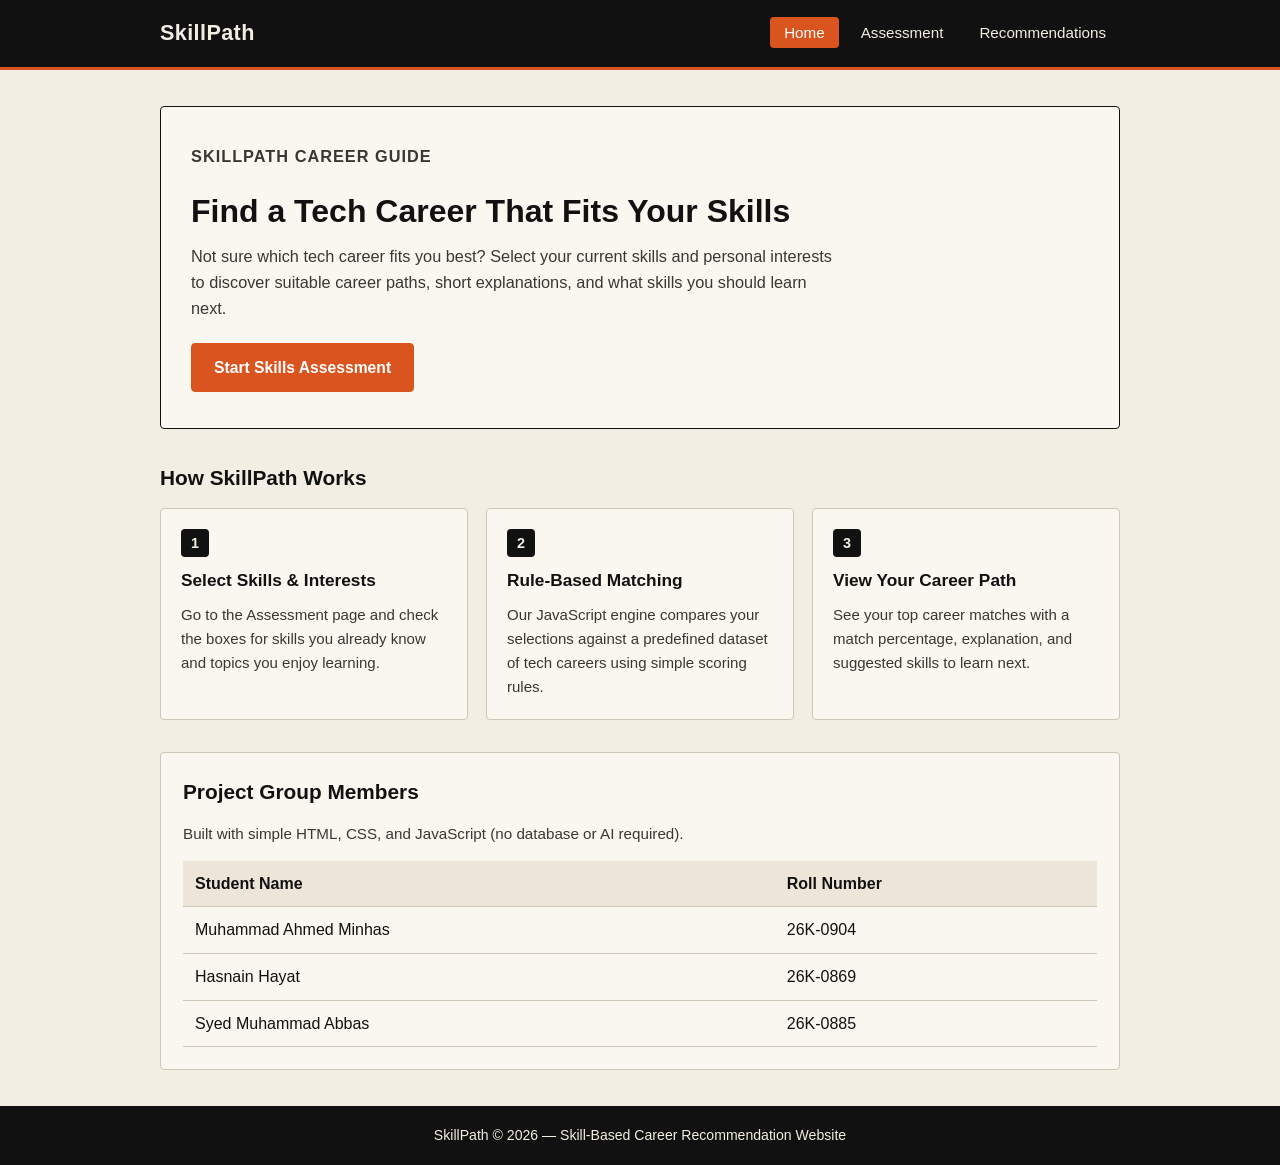
<file: index.html>
<!DOCTYPE html>
<html lang="en">
<head>
  <meta charset="UTF-8" />
  <meta name="viewport" content="width=device-width, initial-scale=1.0" />
  <title>SkillPath — Home</title>
  <!-- Shared stylesheet for all 3 pages -->
  <link rel="stylesheet" href="style.css" />
</head>
<body>

  <!-- Top Navigation Bar -->
  <header class="navbar">
    <div class="container nav-content">
      <a href="index.html" class="logo">SkillPath</a>
      <ul class="nav-links">
        <li><a href="index.html" class="active">Home</a></li>
        <li><a href="assessment.html">Assessment</a></li>
        <li><a href="results.html">Recommendations</a></li>
      </ul>
    </div>
  </header>

  <!-- Main Page Content -->
  <main class="container">

    <!-- Welcome Hero Section -->
    <section class="hero">
      <p class="hero-kicker">SkillPath Career Guide</p>
      <h1>Find a Tech Career That Fits Your Skills</h1>
      <p>
        Not sure which tech career fits you best? Select your current skills and
        personal interests to discover suitable career paths, short explanations,
        and what skills you should learn next.
      </p>
      <a href="assessment.html" class="btn btn-primary">Start Skills Assessment</a>
    </section>

    <!-- 3-Step Overview Section -->
    <h2 class="section-title">How SkillPath Works</h2>
    <section class="grid-3">
      <div class="card">
        <span class="step-number">1</span>
        <h3>Select Skills &amp; Interests</h3>
        <p>
          Go to the Assessment page and check the boxes for skills you already
          know and topics you enjoy learning.
        </p>
      </div>

      <div class="card">
        <span class="step-number">2</span>
        <h3>Rule-Based Matching</h3>
        <p>
          Our JavaScript engine compares your selections against a predefined
          dataset of tech careers using simple scoring rules.
        </p>
      </div>

      <div class="card">
        <span class="step-number">3</span>
        <h3>View Your Career Path</h3>
        <p>
          See your top career matches with a match percentage, explanation, and
          suggested skills to learn next.
        </p>
      </div>
    </section>

    <!-- Group Members Table (from Project Proposal) -->
    <section class="team-card">
      <h2 class="section-title">Project Group Members</h2>
      <p>Built with simple HTML, CSS, and JavaScript (no database or AI required).</p>
      <table class="team-table">
        <thead>
          <tr>
            <th>Student Name</th>
            <th>Roll Number</th>
          </tr>
        </thead>
        <tbody>
          <tr>
            <td>Muhammad Ahmed Minhas</td>
            <td>26K-0904</td>
          </tr>
          <tr>
            <td>Hasnain Hayat</td>
            <td>26K-0869</td>
          </tr>
          <tr>
            <td>Syed Muhammad Abbas</td>
            <td>26K-0885</td>
          </tr>
        </tbody>
      </table>
    </section>

  </main>

  <!-- Footer -->
  <footer class="footer">
    <div class="container">
      <p>SkillPath &copy; 2026 — Skill-Based Career Recommendation Website</p>
    </div>
  </footer>

</body>
</html>
</file>
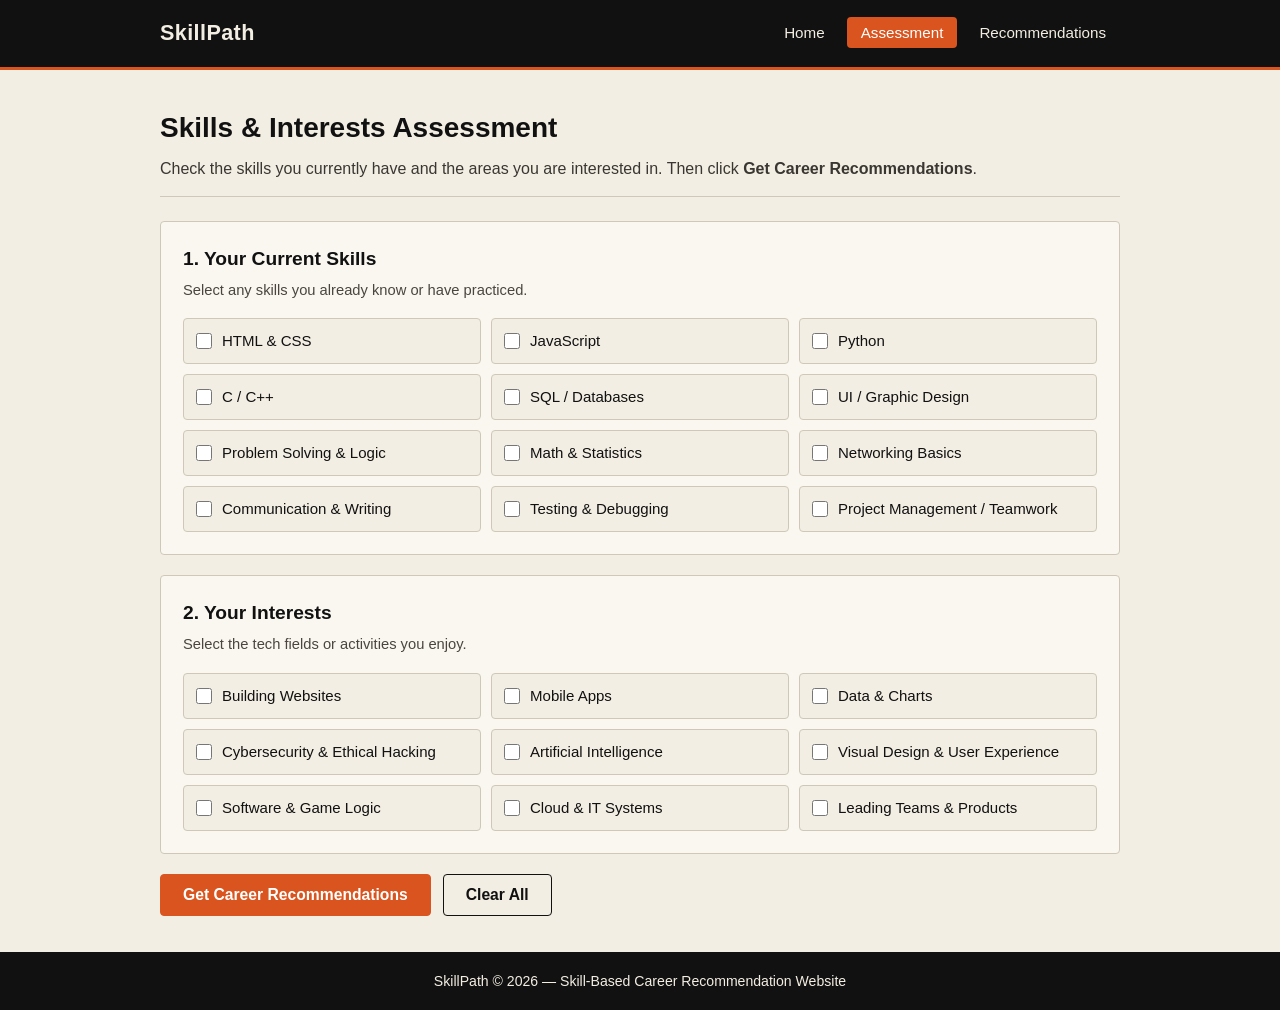
<file: assessment.html>
<!DOCTYPE html>
<html lang="en">
<head>
  <meta charset="UTF-8" />
  <meta name="viewport" content="width=device-width, initial-scale=1.0" />
  <title>SkillPath — Skills Assessment</title>
  <link rel="stylesheet" href="style.css" />
</head>
<body>

  <!-- Top Navigation Bar -->
  <header class="navbar">
    <div class="container nav-content">
      <a href="index.html" class="logo">SkillPath</a>
      <ul class="nav-links">
        <li><a href="index.html">Home</a></li>
        <li><a href="assessment.html" class="active">Assessment</a></li>
        <li><a href="results.html">Recommendations</a></li>
      </ul>
    </div>
  </header>

  <!-- Main Assessment Form -->
  <main class="container">
    <div class="page-header">
      <h1>Skills &amp; Interests Assessment</h1>
      <p>
        Check the skills you currently have and the areas you are interested in.
        Then click <strong>Get Career Recommendations</strong>.
      </p>
    </div>

    <!-- Validation Error Message (hidden by default) -->
    <div id="errorBox" class="error-message">
      Please select at least one skill or interest before continuing.
    </div>

    <form id="assessmentForm">
      <!-- Section 1: Skills Checkboxes (filled automatically by script.js using data.js) -->
      <section class="assessment-box">
        <h2>1. Your Current Skills</h2>
        <p class="assessment-hint">Select any skills you already know or have practiced.</p>
        <div id="skillsContainer" class="checkbox-grid"></div>
      </section>

      <!-- Section 2: Interests Checkboxes (filled automatically by script.js using data.js) -->
      <section class="assessment-box">
        <h2>2. Your Interests</h2>
        <p class="assessment-hint">Select the tech fields or activities you enjoy.</p>
        <div id="interestsContainer" class="checkbox-grid"></div>
      </section>

      <!-- Action Buttons -->
      <div class="form-actions">
        <button type="submit" class="btn btn-primary">Get Career Recommendations</button>
        <button type="button" id="clearBtn" class="btn btn-secondary">Clear All</button>
      </div>
    </form>
  </main>

  <!-- Footer -->
  <footer class="footer">
    <div class="container">
      <p>SkillPath &copy; 2026 — Skill-Based Career Recommendation Website</p>
    </div>
  </footer>

  <!-- Load dataset first, then load script logic -->
  <script src="data.js"></script>
  <script src="script.js"></script>
</body>
</html>
</file>
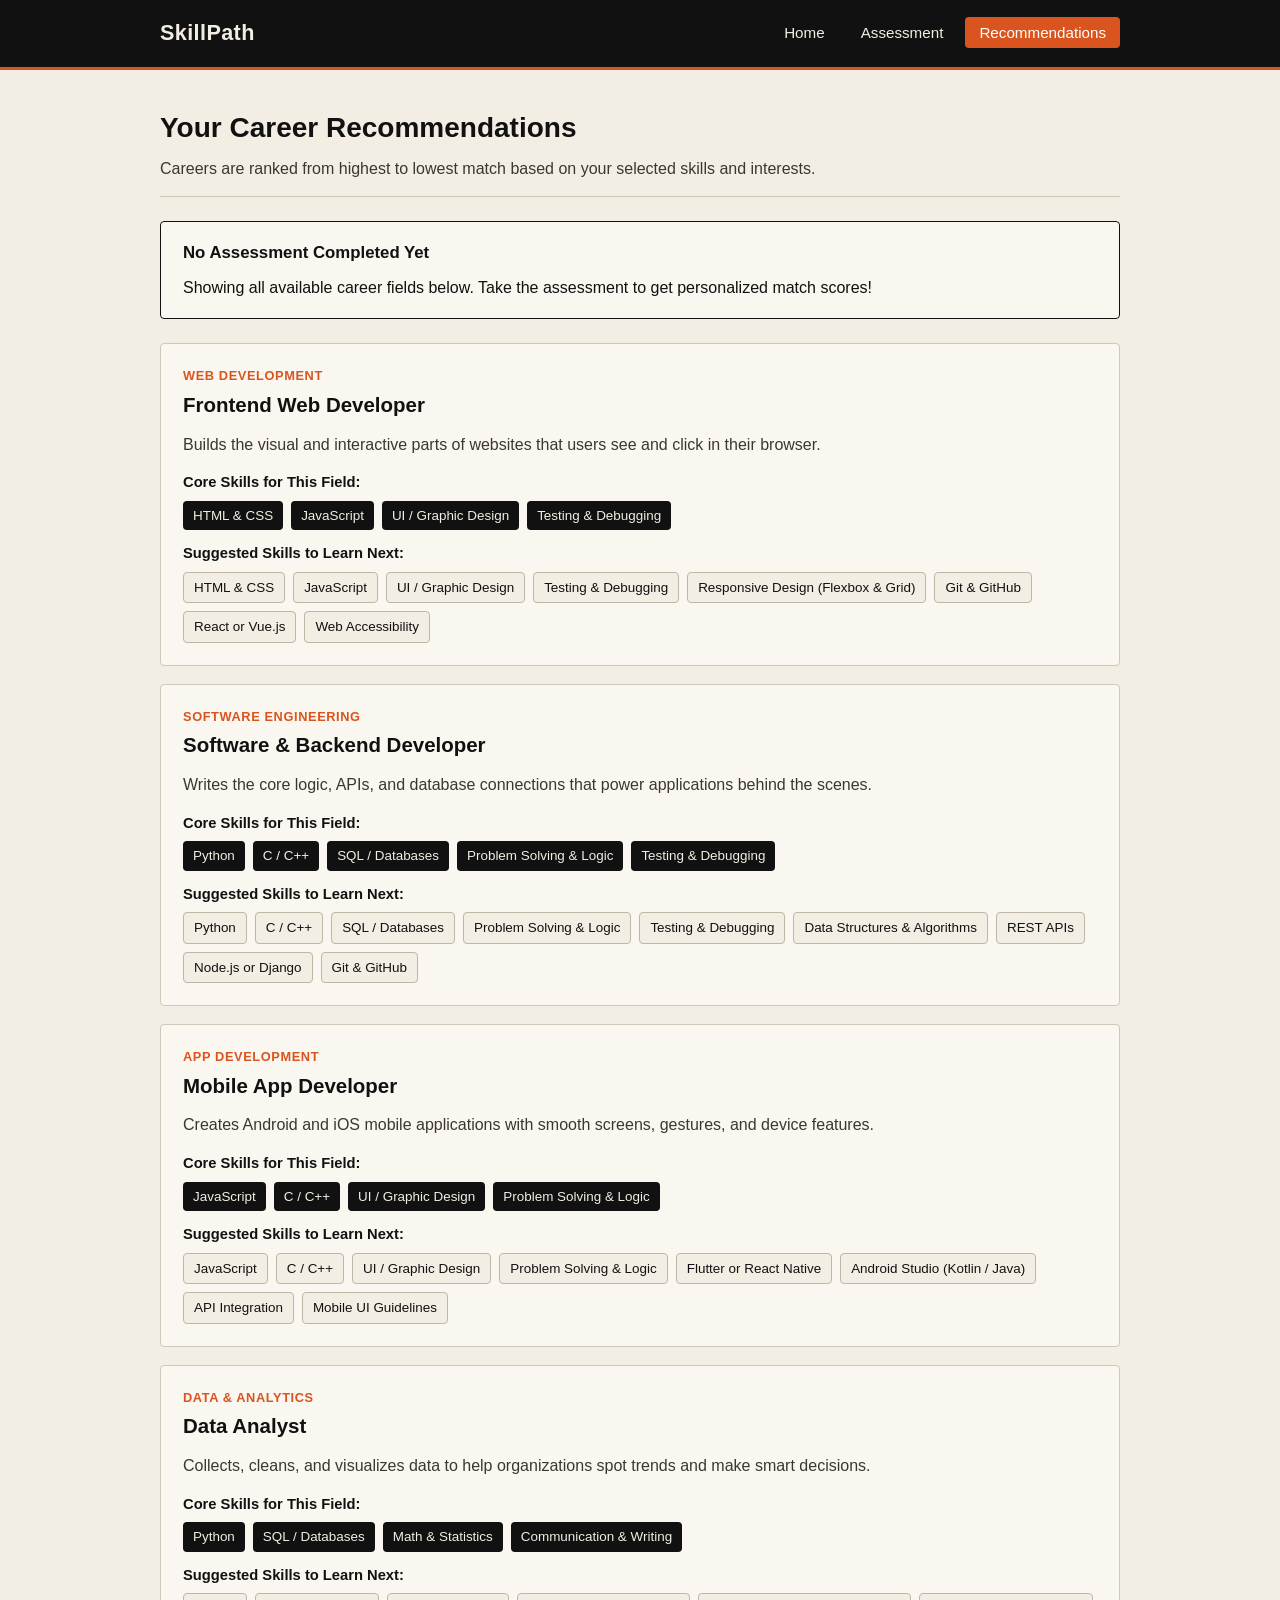
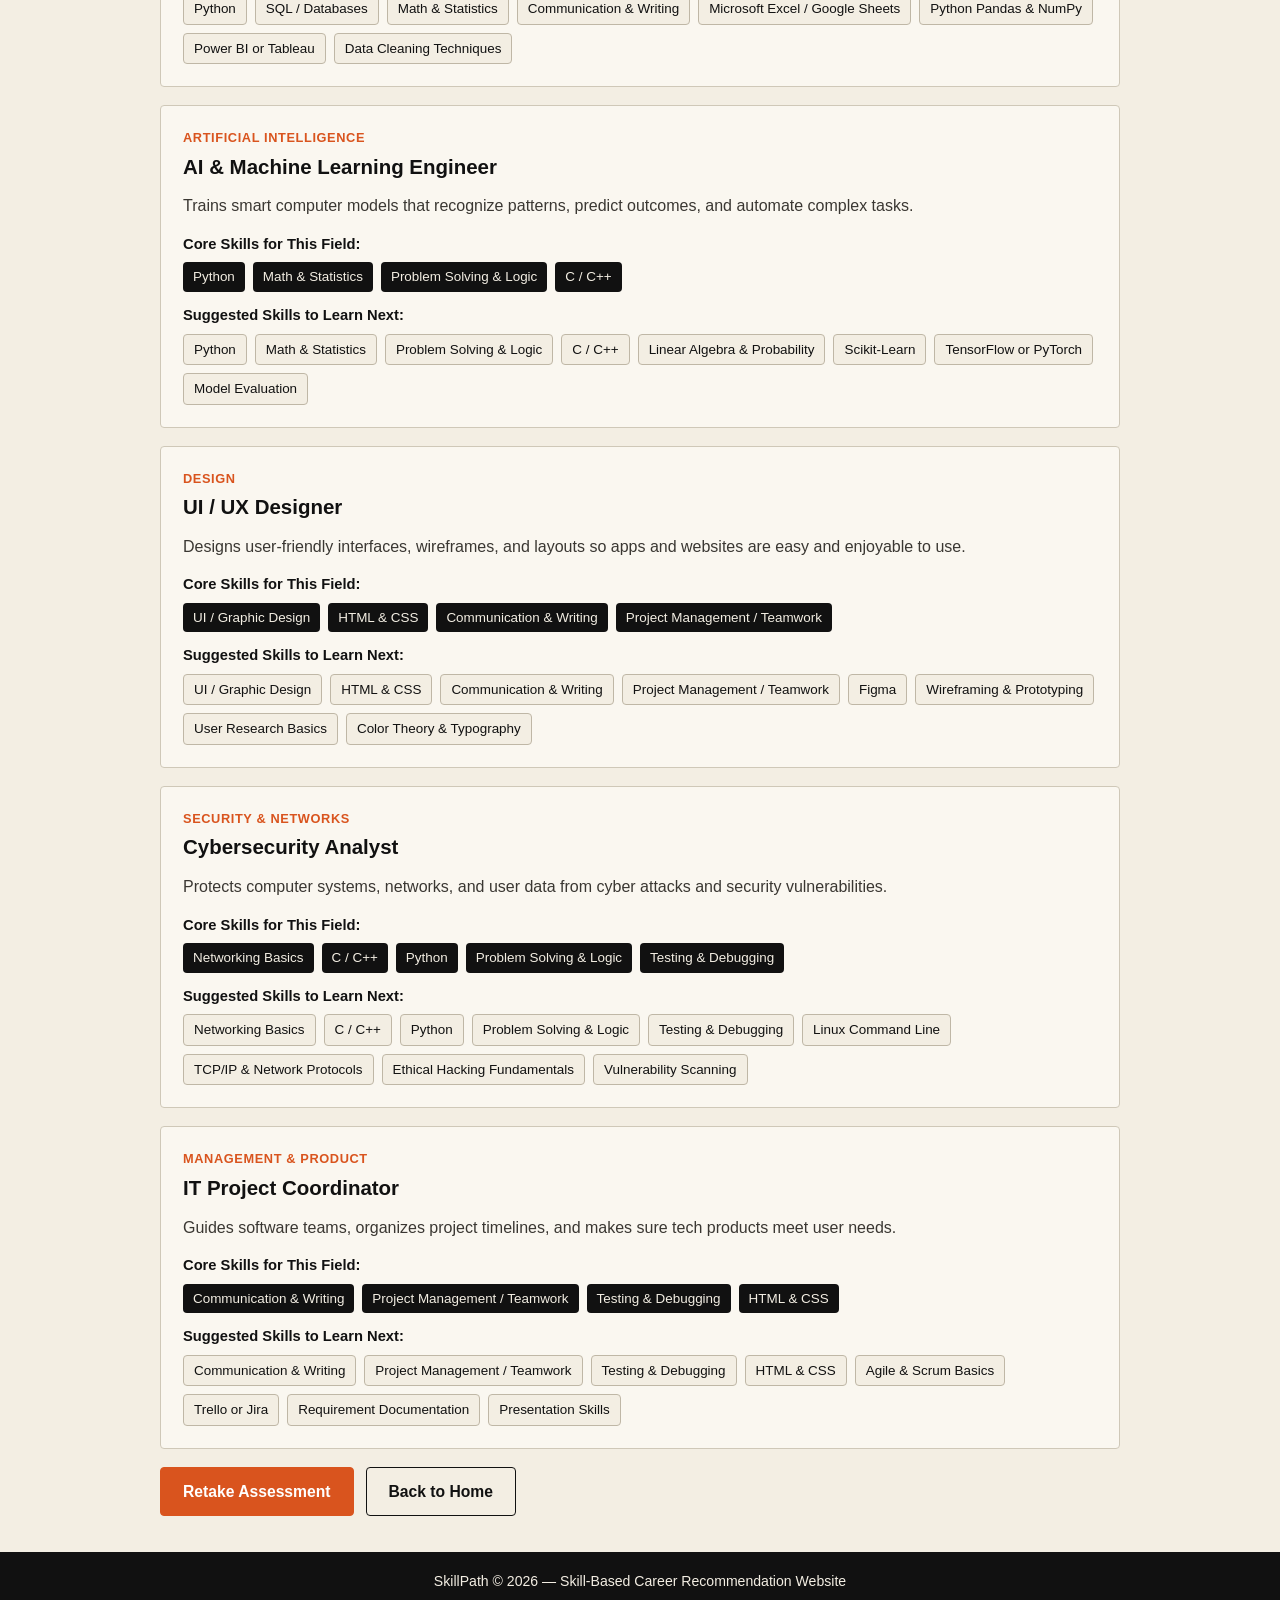
<file: results.html>
<!DOCTYPE html>
<html lang="en">
<head>
  <meta charset="UTF-8" />
  <meta name="viewport" content="width=device-width, initial-scale=1.0" />
  <title>SkillPath — Career Recommendations</title>
  <link rel="stylesheet" href="style.css" />
</head>
<body>

  <!-- Top Navigation Bar -->
  <header class="navbar">
    <div class="container nav-content">
      <a href="index.html" class="logo">SkillPath</a>
      <ul class="nav-links">
        <li><a href="index.html">Home</a></li>
        <li><a href="assessment.html">Assessment</a></li>
        <li><a href="results.html" class="active">Recommendations</a></li>
      </ul>
    </div>
  </header>

  <!-- Main Recommendations Section -->
  <main class="container">
    <div class="page-header">
      <h1>Your Career Recommendations</h1>
      <p>
        Careers are ranked from highest to lowest match based on your selected
        skills and interests.
      </p>
    </div>

    <!-- Summary of what the user selected (filled by script.js) -->
    <section id="summaryBanner" class="summary-banner"></section>

    <!-- Recommended career cards appear here (filled by script.js) -->
    <section id="resultsContainer"></section>

    <!-- Navigation Buttons -->
    <div class="form-actions">
      <a href="assessment.html" class="btn btn-primary">Retake Assessment</a>
      <a href="index.html" class="btn btn-secondary">Back to Home</a>
    </div>
  </main>

  <!-- Footer -->
  <footer class="footer">
    <div class="container">
      <p>SkillPath &copy; 2026 — Skill-Based Career Recommendation Website</p>
    </div>
  </footer>

  <!-- Load dataset first, then load script logic -->
  <script src="data.js"></script>
  <script src="script.js"></script>
</body>
</html>
</file>
<file: style.css>
/* 1. Reset & Base Typography */
* {
  box-sizing: border-box;
  margin: 0;
  padding: 0;
}

body {
  font-family: "Segoe UI", Arial, sans-serif;
  background-color: #F3EEE3;
  color: #111111;
  line-height: 1.6;
  min-height: 100vh;
  display: flex;
  flex-direction: column;
}

/* Main centered container */
.container {
  width: 90%;
  max-width: 960px;
  margin: 0 auto;
}

/* 2. Navigation Bar */
.navbar {
  background-color: #111111;
  color: #F3EEE3;
  padding: 16px 0;
  border-bottom: 3px solid #D9541E;
}

.nav-content {
  display: flex;
  justify-content: space-between;
  align-items: center;
  flex-wrap: wrap;
  gap: 12px;
}

.logo {
  font-size: 1.35rem;
  font-weight: 700;
  color: #F3EEE3;
  text-decoration: none;
  letter-spacing: 0.4px;
}

.nav-links {
  list-style: none;
  display: flex;
  gap: 8px;
}

.nav-links a {
  color: #F3EEE3;
  text-decoration: none;
  padding: 7px 14px;
  border-radius: 4px;
  font-weight: 500;
  font-size: 0.95rem;
}

.nav-links a:hover {
  background-color: #2A2A2A;
}

.nav-links a.active {
  background-color: #D9541E;
  color: #FFFFFF;
}

/* 3. Main Content Area */
main {
  flex: 1;
  padding: 36px 0;
}

/* 4. Hero & Page Headers */
.hero {
  background-color: #FAF7F0;
  border: 1px solid #111111;
  border-radius: 4px;
  padding: 36px 30px;
  margin-bottom: 32px;
}

.hero-kicker {
  font-size: 0.85rem;
  font-weight: 700;
  text-transform: uppercase;
  letter-spacing: 1px;
  color: #D9541E;
  margin-bottom: 8px;
}

.hero h1 {
  font-size: 2rem;
  color: #111111;
  margin-bottom: 12px;
  line-height: 1.25;
}

.hero p {
  font-size: 1.02rem;
  color: #3A3732;
  max-width: 650px;
  margin-bottom: 22px;
}

.page-header {
  margin-bottom: 24px;
  padding-bottom: 14px;
  border-bottom: 1px solid #CFC8B8;
}

.page-header h1 {
  font-size: 1.75rem;
  color: #111111;
  margin-bottom: 6px;
}

.page-header p {
  color: #3A3732;
}

/* 5. Buttons */
.btn {
  display: inline-block;
  padding: 11px 22px;
  border-radius: 4px;
  font-size: 0.98rem;
  font-weight: 600;
  text-decoration: none;
  cursor: pointer;
  border: 1px solid transparent;
}

.btn-primary {
  background-color: #D9541E;
  color: #FFFFFF;
  border-color: #D9541E;
}

.btn-primary:hover {
  background-color: #B84315;
  border-color: #B84315;
}

.btn-secondary {
  background-color: transparent;
  color: #111111;
  border-color: #111111;
}

.btn-secondary:hover {
  background-color: #E7E0D1;
}

/* 6. Grid & Simple Cards */
.section-title {
  font-size: 1.3rem;
  color: #111111;
  margin-bottom: 14px;
}

.grid-3 {
  display: grid;
  grid-template-columns: repeat(3, 1fr);
  gap: 18px;
  margin-bottom: 32px;
}

.card {
  background-color: #FAF7F0;
  border: 1px solid #CFC8B8;
  border-radius: 4px;
  padding: 20px;
}

.card h3 {
  font-size: 1.08rem;
  color: #111111;
  margin-bottom: 8px;
}

.card p {
  color: #3A3732;
  font-size: 0.94rem;
}

.step-number {
  display: inline-block;
  width: 28px;
  height: 28px;
  line-height: 28px;
  text-align: center;
  background-color: #111111;
  color: #F3EEE3;
  font-weight: 700;
  font-size: 0.9rem;
  border-radius: 4px;
  margin-bottom: 10px;
}

/* Group Members Table on Home Page */
.team-card {
  background-color: #FAF7F0;
  border: 1px solid #CFC8B8;
  border-radius: 4px;
  padding: 22px;
}

.team-card p {
  color: #3A3732;
  font-size: 0.95rem;
}

.team-table {
  width: 100%;
  border-collapse: collapse;
  margin-top: 14px;
}

.team-table th,
.team-table td {
  text-align: left;
  padding: 10px 12px;
  border-bottom: 1px solid #CFC8B8;
}

.team-table th {
  background-color: #EDE6D8;
  color: #111111;
  font-weight: 600;
}

/* 7. Assessment Page (Checkboxes) */
.assessment-box {
  background-color: #FAF7F0;
  border: 1px solid #CFC8B8;
  border-radius: 4px;
  padding: 22px;
  margin-bottom: 20px;
}

.assessment-box h2 {
  font-size: 1.2rem;
  color: #111111;
  margin-bottom: 4px;
}

.assessment-hint {
  font-size: 0.92rem;
  color: #4A463F;
  margin-bottom: 16px;
}

.checkbox-grid {
  display: grid;
  grid-template-columns: repeat(3, 1fr);
  gap: 10px;
}

.checkbox-item {
  display: flex;
  align-items: center;
  gap: 10px;
  padding: 10px 12px;
  border: 1px solid #CFC8B8;
  border-radius: 4px;
  background-color: #F3EEE3;
  cursor: pointer;
  font-size: 0.94rem;
}

.checkbox-item:hover {
  border-color: #D9541E;
  background-color: #FFFFFF;
}

.checkbox-item input[type="checkbox"] {
  width: 16px;
  height: 16px;
  accent-color: #D9541E;
  cursor: pointer;
}

.form-actions {
  display: flex;
  gap: 12px;
  flex-wrap: wrap;
  align-items: center;
  margin-top: 8px;
}

.error-message {
  display: none;
  background-color: #FDECE4;
  color: #9E3810;
  border: 1px solid #D9541E;
  padding: 12px 16px;
  border-radius: 4px;
  margin-bottom: 18px;
  font-weight: 500;
}

/* 8. Results Page (Career Cards & Tags) */
.summary-banner {
  background-color: #FAF7F0;
  border: 1px solid #111111;
  border-radius: 4px;
  padding: 18px 22px;
  margin-bottom: 24px;
}

.summary-banner h3 {
  color: #111111;
  margin-bottom: 8px;
  font-size: 1.05rem;
}

.summary-tags {
  display: flex;
  flex-wrap: wrap;
  gap: 8px;
  margin-top: 6px;
}

.tag {
  display: inline-block;
  padding: 4px 10px;
  border-radius: 4px;
  font-size: 0.84rem;
  font-weight: 500;
}

.tag-skill {
  background-color: #111111;
  color: #F3EEE3;
}

.tag-interest {
  background-color: #FDECE4;
  color: #9E3810;
  border: 1px solid #E8A88D;
}

.tag-next {
  background-color: #F3EEE3;
  color: #111111;
  border: 1px solid #BFB7A6;
}

.career-card {
  background-color: #FAF7F0;
  border: 1px solid #CFC8B8;
  border-radius: 4px;
  padding: 22px;
  margin-bottom: 18px;
}

.career-card-top {
  display: flex;
  justify-content: space-between;
  align-items: flex-start;
  gap: 12px;
  flex-wrap: wrap;
  margin-bottom: 10px;
}

.career-category {
  font-size: 0.8rem;
  font-weight: 700;
  color: #D9541E;
  text-transform: uppercase;
  letter-spacing: 0.6px;
}

.career-title {
  font-size: 1.28rem;
  color: #111111;
  margin-top: 2px;
}

.match-badge {
  background-color: #D9541E;
  color: #FFFFFF;
  font-weight: 700;
  padding: 5px 12px;
  border-radius: 4px;
  font-size: 0.88rem;
}

.career-desc {
  color: #3A3732;
  margin-bottom: 14px;
}

.career-detail-row {
  margin-top: 12px;
  font-size: 0.92rem;
}

.career-detail-label {
  font-weight: 600;
  color: #111111;
  display: block;
  margin-bottom: 5px;
}

/* 9. Footer */
.footer {
  background-color: #111111;
  color: #F3EEE3;
  text-align: center;
  padding: 18px 0;
  font-size: 0.88rem;
  margin-top: auto;
}

/* 10. Responsive Adjustments for Smaller Screens */
@media (max-width: 768px) {
  .grid-3,
  .checkbox-grid {
    grid-template-columns: 1fr;
  }

  .hero h1 {
    font-size: 1.55rem;
  }
}
</file>
